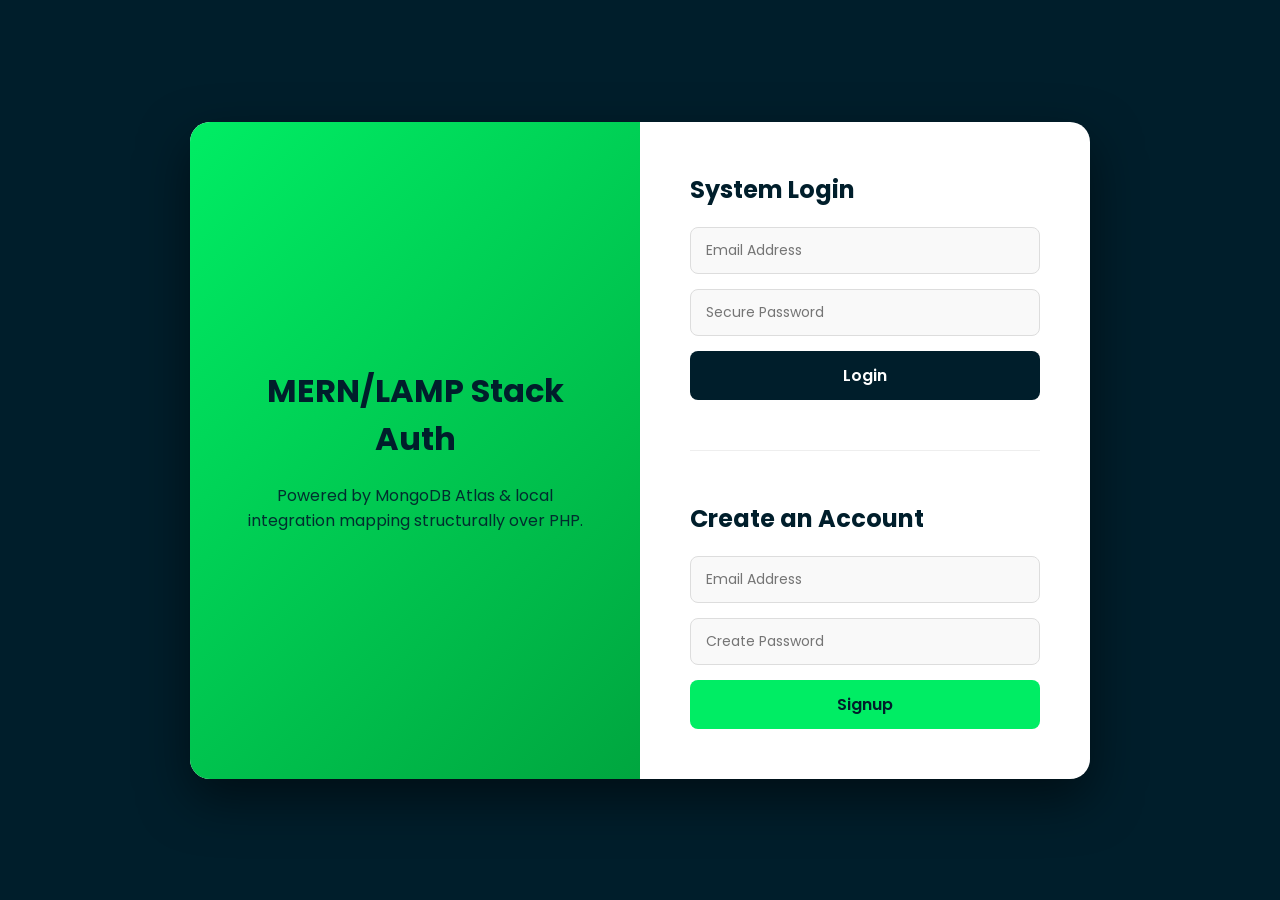
<file: i_mongoDB/index.html>
<!DOCTYPE html>
<html lang="en">
<head>
  <meta charset="UTF-8">
  <meta name="viewport" content="width=device-width, initial-scale=1.0">
  <title>MongoDB | SSMS Auth</title>
  <link href="https://fonts.googleapis.com/css2?family=Poppins:wght@400;500;600;700&display=swap" rel="stylesheet">
  <style>
    :root {
      --mongo-green: #00ED64;
      --mongo-dark: #001E2B;
      --bg: #F4F7F6;
      --card-bg: #FFFFFF;
      --text: #333333;
    }
    * { margin: 0; padding: 0; box-sizing: border-box; font-family: 'Poppins', sans-serif; }
    body { background-color: var(--mongo-dark); min-height: 100vh; display: flex; align-items: center; justify-content: center; color: var(--text); }
    .wrapper { display: flex; width: 900px; background: var(--card-bg); border-radius: 20px; overflow: hidden; box-shadow: 0 20px 50px rgba(0,0,0,0.5); }
    .display-panel { flex: 1; background: linear-gradient(135deg, #00ED64, #00A63F); padding: 50px; display: flex; flex-direction: column; justify-content: center; color: white; text-align: center; }
    .display-panel h2 { font-size: 32px; margin-bottom: 20px; font-weight: 700; color: #001E2B; }
    .display-panel p { font-size: 16px; opacity: 0.9; color: #001E2B; }
    .forms-panel { flex: 1; padding: 50px; display: flex; flex-direction: column; gap: 40px; }
    .form-box h3 { font-size: 24px; color: var(--mongo-dark); margin-bottom: 20px; }
    .form-group { margin-bottom: 15px; }
    .form-group input { width: 100%; padding: 12px 15px; border: 1px solid #ddd; border-radius: 8px; font-size: 14px; transition: 0.3s; background: #f9f9f9; }
    .form-group input:focus { border-color: var(--mongo-green); outline: none; background: #fff; box-shadow: 0 0 0 3px rgba(0,237,100,0.2); }
    .btn { width: 100%; padding: 12px; background: var(--mongo-dark); color: white; border: none; border-radius: 8px; font-size: 16px; font-weight: 600; cursor: pointer; transition: 0.3s; }
    .btn:hover { background: #000; transform: translateY(-2px); }
    .divider { height: 1px; background: #eee; margin: 10px 0; }
  </style>
</head>
<body>
  <div class="wrapper">
    <div class="display-panel">
      <h2>MERN/LAMP Stack Auth</h2>
      <p>Powered by MongoDB Atlas & local integration mapping structurally over PHP.</p>
    </div>
    <div class="forms-panel">
      <!-- Login -->
      <div class="form-box">
        <h3>System Login</h3>
        <form action="login.php" method="POST">
          <div class="form-group"><input type="email" name="email" placeholder="Email Address" required></div>
          <div class="form-group"><input type="password" name="password" placeholder="Secure Password" required></div>
          <button type="submit" class="btn">Login</button>
        </form>
      </div>
      <div class="divider"></div>
      <!-- Signup -->
      <div class="form-box">
        <h3>Create an Account</h3>
        <form action="signup.php" method="POST">
          <div class="form-group"><input type="email" name="email" placeholder="Email Address" required></div>
          <div class="form-group"><input type="password" name="password" placeholder="Create Password" required></div>
          <button type="submit" class="btn" style="background:var(--mongo-green); color:var(--mongo-dark);">Signup</button>
        </form>
      </div>
    </div>
  </div>
</body>
</html>
</file>
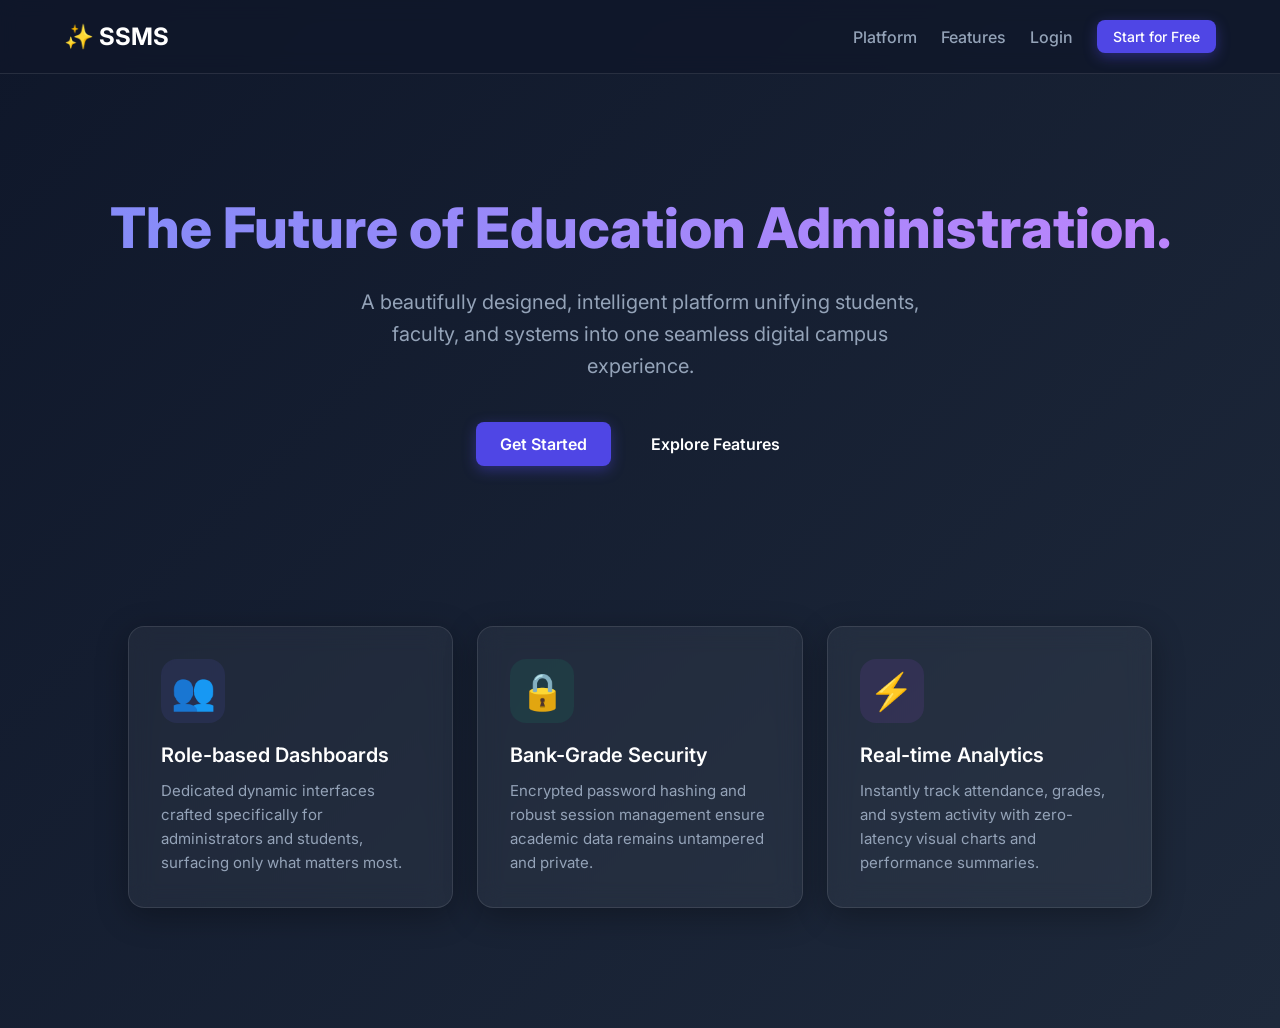
<file: php_SSMS/index.html>
<!DOCTYPE html>
<html lang="en">
<head>
  <meta charset="UTF-8" />
  <title>Smart Student Management System</title>
  <meta name="viewport" content="width=device-width, initial-scale=1.0" />
  <link rel="stylesheet" href="style.css" />
  <style>
    .hero { text-align: center; padding: 120px 20px; }
    .hero h1 { font-size: 56px; font-weight: 800; margin-bottom: 24px; background: linear-gradient(to right, #818CF8, #C084FC); -webkit-background-clip: text; -webkit-text-fill-color: transparent; }
    .hero p { font-size: 20px; color: var(--text-muted); max-width: 600px; margin: 0 auto 40px auto; line-height: 1.6; }
    .hero-btns { display: flex; gap: 16px; justify-content: center; }
    
    .btn-outline { border: 2px solid var(--border); background: transparent; color: #fff; padding: 12px 24px; border-radius: 8px; font-weight: 600; cursor: pointer; transition: 0.3s; display: inline-block; text-decoration: none; }
    .btn-outline:hover { background: rgba(255,255,255,0.05); }

    .features-grid { display: grid; grid-template-columns: repeat(3, 1fr); gap: 24px; padding: 40px 10%; margin-bottom: 80px; }
    .feature-card { padding: 32px; text-align: left; }
    .feature-icon { font-size: 36px; margin-bottom: 20px; background: rgba(99, 102, 241, 0.1); width: 64px; height: 64px; display: flex; align-items: center; justify-content: center; border-radius: 16px; }
    .feature-card h3 { font-size: 20px; margin-bottom: 12px; color: #fff; text-shadow: none; font-weight: 600; }
    .feature-card p { color: var(--text-muted); line-height: 1.6; font-size: 15px; }
    
    /* Responsive */
    @media (max-width: 768px) {
      .features-grid { grid-template-columns: 1fr; }
      .hero h1 { font-size: 40px; }
    }
  </style>
</head>
<body>

  <!-- NAVBAR -->
  <header class="navbar">
    <div class="logo">✨ SSMS</div>
    <div class="nav-links">
      <a href="index.html">Platform</a>
      <a href="#features">Features</a>
      <a href="login.php">Login</a>
      <a href="register.php" class="btn btn-primary" style="color:#fff; padding: 8px 16px; font-size: 14px;">Start for Free</a>
    </div>
  </header>

  <!-- HERO -->
  <section class="hero animate-slide-up">
    <h1>The Future of Education Administration.</h1>
    <p>A beautifully designed, intelligent platform unifying students, faculty, and systems into one seamless digital campus experience.</p>
    <div class="hero-btns">
      <a href="register.php" class="btn btn-primary">Get Started</a>
      <a href="#features" class="btn-outline">Explore Features</a>
    </div>
  </section>

  <!-- FEATURES -->
  <section id="features" class="features-grid">
    <div class="feature-card glass-panel animate-slide-up" style="animation-delay:0.1s">
      <div class="feature-icon" style="color:#818CF8;">👥</div>
      <h3>Role-based Dashboards</h3>
      <p>Dedicated dynamic interfaces crafted specifically for administrators and students, surfacing only what matters most.</p>
    </div>
    <div class="feature-card glass-panel animate-slide-up" style="animation-delay:0.2s">
      <div class="feature-icon" style="color:#34D399; background:rgba(16,185,129,0.1);">🔒</div>
      <h3>Bank-Grade Security</h3>
      <p>Encrypted password hashing and robust session management ensure academic data remains untampered and private.</p>
    </div>
    <div class="feature-card glass-panel animate-slide-up" style="animation-delay:0.3s">
      <div class="feature-icon" style="color:#C084FC; background:rgba(168,85,247,0.1);">⚡</div>
      <h3>Real-time Analytics</h3>
      <p>Instantly track attendance, grades, and system activity with zero-latency visual charts and performance summaries.</p>
    </div>
  </section>

</body>
</html>
</file>
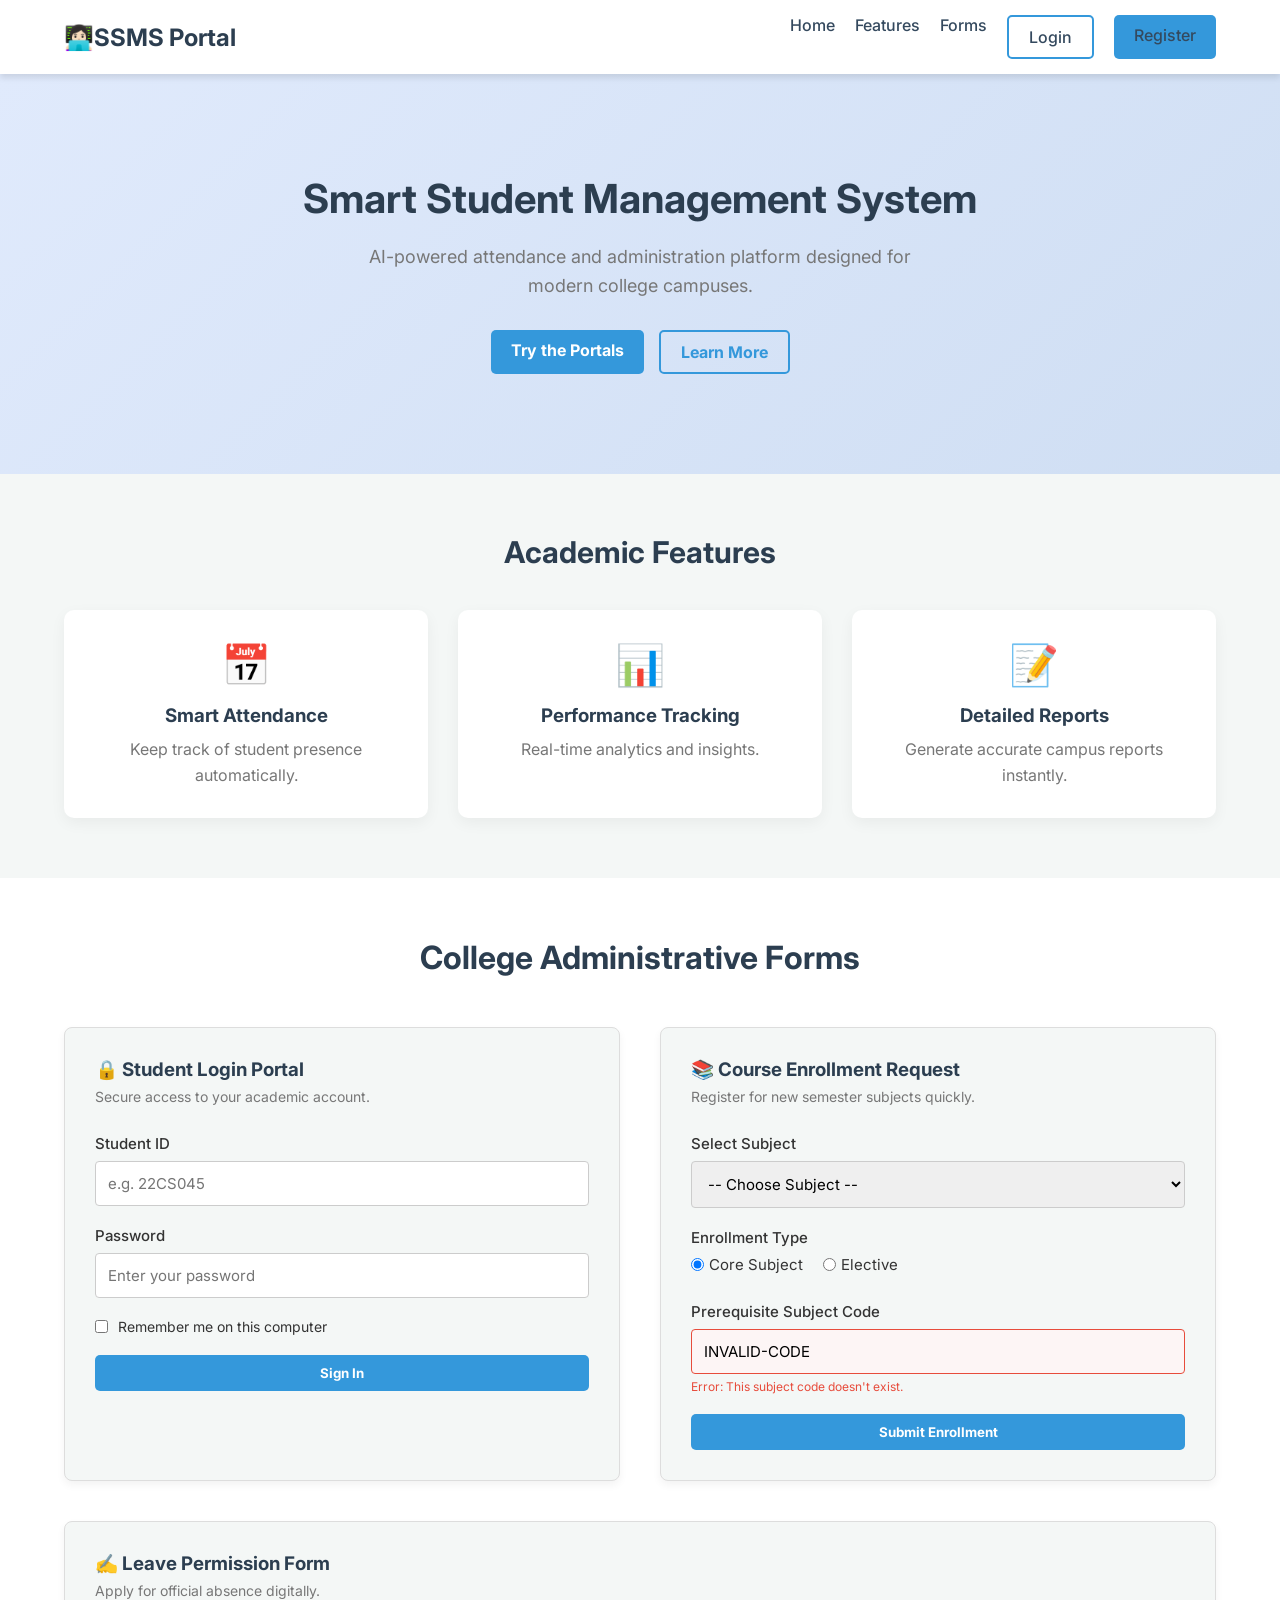
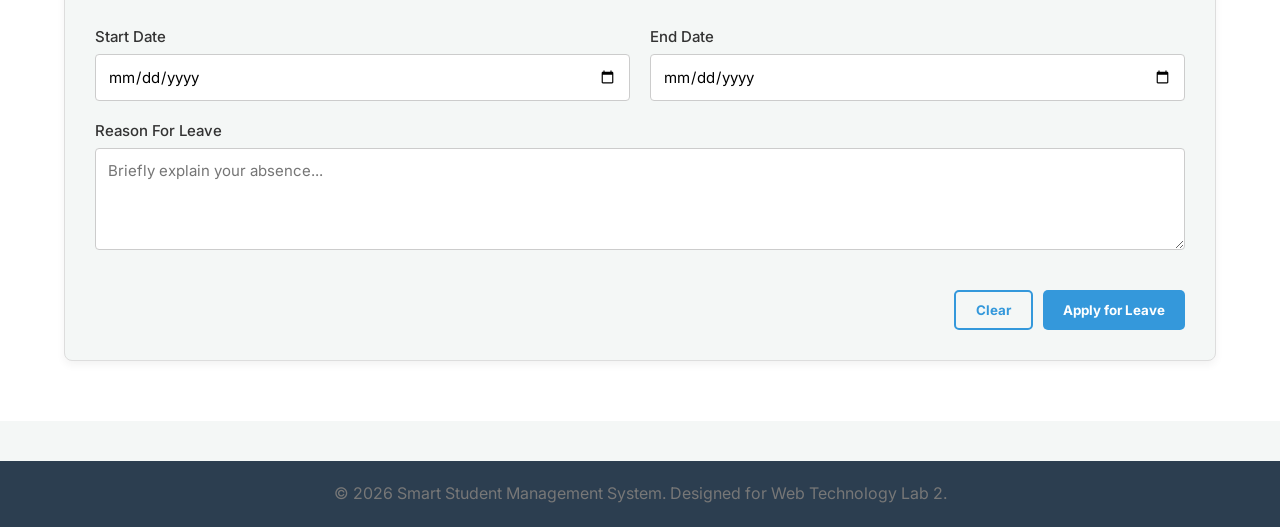
<file: Task02_SSMS_CSS/index.html>
<!DOCTYPE html>
<html lang="en">
<head>
  <meta charset="UTF-8">
  <title>Smart Student Management System - SSMS</title>
  <meta name="viewport" content="width=device-width, initial-scale=1.0">
  <meta name="author" content="vivek">
  <!-- Google Fonts for professional typography -->
  <link href="https://fonts.googleapis.com/css2?family=Inter:wght@400;500;700&display=swap" rel="stylesheet">
  <!-- External CSS -->
  <link rel="stylesheet" href="style.css">
</head>
<body>

  <!-- Navigation Bar (Flexbox) -->
  <header class="navbar">
    <div class="logo">👩🏻‍💻SSMS Portal</div>
    <nav class="nav-links">
      <a href="#home">Home</a>
      <a href="#features">Features</a>
      <a href="#forms">Forms</a>
      <a href="login.html" class="btn btn-secondary">Login</a>
      <a href="register.html" class="btn btn-primary">Register</a>
    </nav>
  </header>

  <!-- Hero Banner -->
  <section class="hero" id="home">
    <h1>Smart Student Management System</h1>
    <p>AI-powered attendance and administration platform designed for modern college campuses.</p>
    <div class="hero-buttons">
      <a href="#forms" class="btn btn-primary">Try the Portals</a>
      <a href="#features" class="btn btn-secondary">Learn More</a>
    </div>
  </section>

  <!-- Core Features -->
  <section class="features-container" id="features">
    <h2>Academic Features</h2>
    <div class="grid-cards">
      <div class="card">
        <div class="card-icon">📅</div>
        <h3>Smart Attendance</h3>
        <p>Keep track of student presence automatically.</p>
      </div>
      <div class="card">
        <div class="card-icon">📊</div>
        <h3>Performance Tracking</h3>
        <p>Real-time analytics and insights.</p>
      </div>
      <div class="card">
        <div class="card-icon">📝</div>
        <h3>Detailed Reports</h3>
        <p>Generate accurate campus reports instantly.</p>
      </div>
    </div>
  </section>

  <!-- Real-Time Forms Design (Lab 2 Mandatory) -->
  <section class="forms-section" id="forms">
    <h2>College Administrative Forms</h2>
    
    <div class="form-grid-layout">
      
      <!-- Form 1: Student Login -->
      <div class="form-box">
        <h3>🔒 Student Login Portal</h3>
        <p class="form-desc">Secure access to your academic account.</p>
        <form>
          <div class="form-group">
            <label for="student_id">Student ID</label>
            <input type="text" id="student_id" placeholder="e.g. 22CS045" required>
          </div>
          <div class="form-group">
            <label for="password">Password</label>
            <input type="password" id="password" placeholder="Enter your password" required>
          </div>
          <div class="checkbox-group">
            <input type="checkbox" id="remember">
            <label for="remember">Remember me on this computer</label>
          </div>
          <button type="submit" class="btn btn-primary" style="width: 100%;">Sign In</button>
        </form>
      </div>

      <!-- Form 2: Course Enrollment Form -->
      <div class="form-box">
        <h3>📚 Course Enrollment Request</h3>
        <p class="form-desc">Register for new semester subjects quickly.</p>
        <form>
          <div class="form-group">
            <label for="course_name">Select Subject</label>
            <select id="course_name" required>
              <option value="">-- Choose Subject --</option>
              <option value="css">Advanced CSS</option>
              <option value="js">Web Technologies</option>
              <option value="db">Database Management</option>
            </select>
          </div>
          <div class="form-group">
            <label>Enrollment Type</label>
            <div class="radio-group">
              <label><input type="radio" name="enroll_type" value="core" checked> Core Subject</label>
              <label><input type="radio" name="enroll_type" value="elective"> Elective</label>
            </div>
          </div>
          <!-- Error State Demonstration (UI only) -->
          <div class="form-group">
            <label for="prerequisite">Prerequisite Subject Code</label>
            <input type="text" id="prerequisite" class="input-error" value="INVALID-CODE">
            <span class="error-message">Error: This subject code doesn't exist.</span>
          </div>
          <button type="submit" class="btn btn-primary" style="width: 100%;">Submit Enrollment</button>
        </form>
      </div>

      <!-- Form 3: Leave Request (Full width via Grid) -->
      <div class="form-box" style="grid-column: 1 / -1;">
        <h3>✍️ Leave Permission Form</h3>
        <p class="form-desc">Apply for official absence digitally.</p>
        <form style="display: grid; grid-template-columns: 1fr 1fr; gap: 20px;">
          <div class="form-group" style="margin-bottom: 0;">
            <label for="start_date">Start Date</label>
            <input type="date" id="start_date" required>
          </div>
          <div class="form-group" style="margin-bottom: 0;">
            <label for="end_date">End Date</label>
            <input type="date" id="end_date" required>
          </div>
          <div class="form-group" style="grid-column: 1 / -1;">
            <label for="reason">Reason For Leave</label>
            <textarea id="reason" rows="4" placeholder="Briefly explain your absence..." required></textarea>
          </div>
          <div style="grid-column: 1 / -1; display: flex; justify-content: flex-end; gap: 10px;">
            <button type="reset" class="btn btn-secondary">Clear</button>
            <button type="submit" class="btn btn-primary">Apply for Leave</button>
          </div>
        </form>
      </div>

    </div>
  </section>

  <!-- Footer -->
  <footer>
    <p>&copy; 2026 Smart Student Management System. Designed for Web Technology Lab 2.</p>
  </footer>

</body>
</html>
</file>
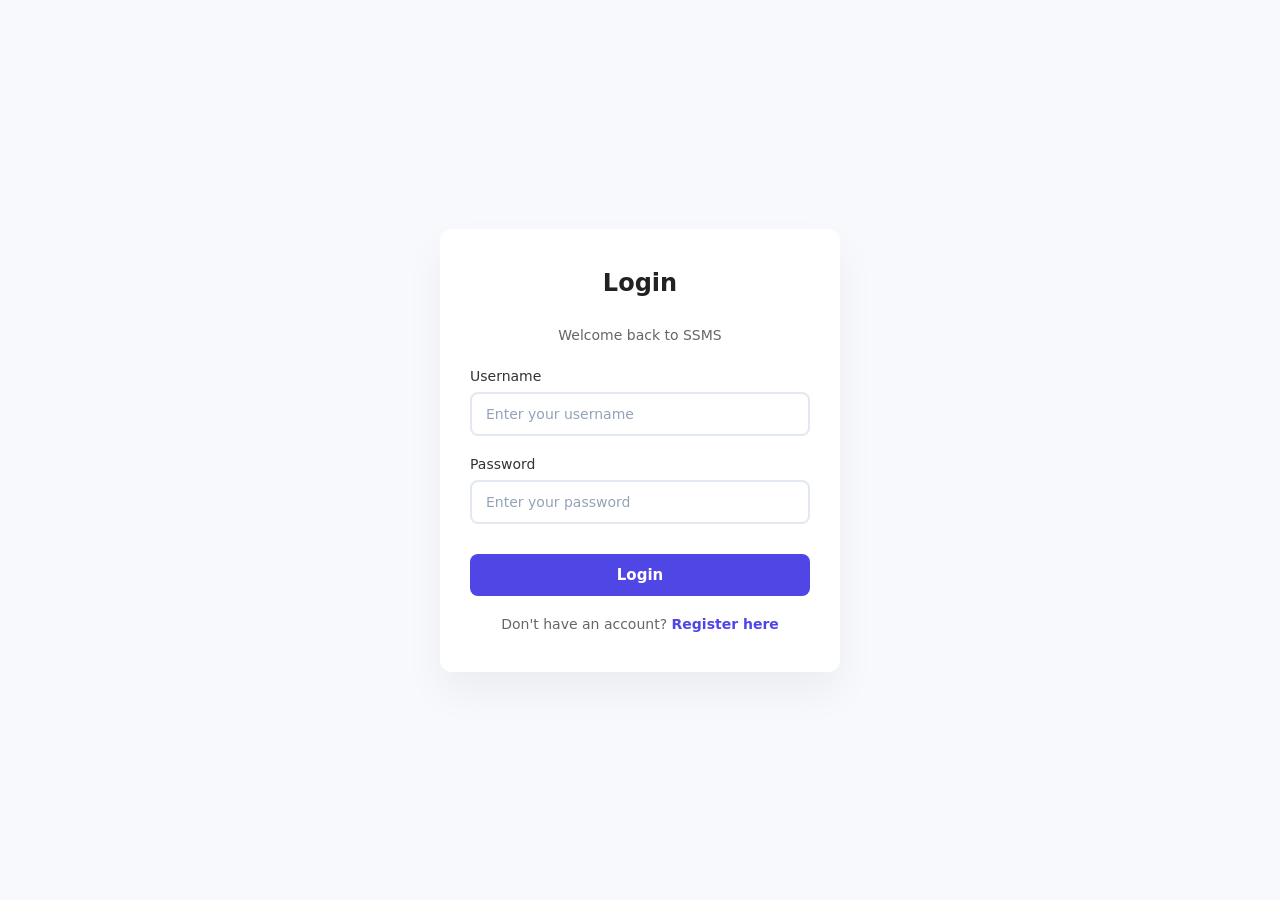
<file: Lab2/login.html>
<!DOCTYPE html>
<html lang="en">
<head>
  <meta charset="UTF-8">
  <meta name="viewport" content="width=device-width, initial-scale=1.0">
  <title>Login & Register - SSMS</title>

  <style>
    * {
      margin: 0;
      padding: 0;
      box-sizing: border-box;
      font-family: "Segoe UI", system-ui, sans-serif;
    }

    body {
      background: #f8f9fc;
      display: flex;
      justify-content: center;
      align-items: center;
      min-height: 100vh;
      padding: 20px;
    }

    .container {
      width: 100%;
      max-width: 400px;
    }

    .form-box {
      background: white;
      padding: 40px 30px;
      border-radius: 12px;
      box-shadow: 0 20px 40px rgba(0, 0, 0, 0.05);
    }

    .form-title {
      text-align: center;
      margin-bottom: 30px;
      font-size: 24px;
      font-weight: 700;
      color: #222;
    }

    .form-group {
      margin-bottom: 20px;
    }

    .form-group label {
      display: block;
      margin-bottom: 8px;
      color: #333;
      font-weight: 500;
      font-size: 14px;
    }

    .form-group input {
      width: 100%;
      padding: 12px 14px;
      border: 2px solid #e2e8f0;
      border-radius: 8px;
      font-size: 14px;
      outline: none;
      transition: border-color 0.3s ease;
    }

    .form-group input:focus {
      border-color: #4f46e5;
    }

    .form-group input::placeholder {
      color: #94a3b8;
    }

    .btn {
      width: 100%;
      padding: 12px;
      border: none;
      border-radius: 8px;
      font-size: 15px;
      font-weight: 600;
      cursor: pointer;
      transition: all 0.3s ease;
    }

    .btn-primary {
      background: #4f46e5;
      color: white;
      margin-top: 10px;
    }

    .btn-primary:hover {
      background: #4338ca;
      transform: translateY(-2px);
      box-shadow: 0 10px 20px rgba(79, 70, 229, 0.2);
    }

    .toggle-link {
      text-align: center;
      margin-top: 20px;
      color: #666;
      font-size: 14px;
    }

    .toggle-link a {
      color: #4f46e5;
      text-decoration: none;
      font-weight: 600;
    }

    .toggle-link a:hover {
      text-decoration: underline;
    }

    .form-header {
      margin-bottom: 25px;
    }

    .form-header p {
      text-align: center;
      color: #666;
      font-size: 14px;
      margin-top: 8px;
    }
  </style>
</head>

<body>
  <div class="container">
    <!-- LOGIN FORM -->
    <div class="form-box">
      <div class="form-header">
        <h2 class="form-title">Login</h2>
        <p>Welcome back to SSMS</p>
      </div>

      <form method="POST" action="login.php">
        <div class="form-group">
          <label for="loginUsername">Username</label>
          <input type="text" id="loginUsername" name="username" placeholder="Enter your username" required>
        </div>

        <div class="form-group">
          <label for="loginPassword">Password</label>
          <input type="password" id="loginPassword" name="password" placeholder="Enter your password" required>
        </div>

        <button type="submit" class="btn btn-primary">Login</button>
      </form>

      <div class="toggle-link">
        Don't have an account? <a href="register.php">Register here</a>
      </div>
    </div>
  </div>
</body>
</html>
</file>
<file: php_SSMS/style.css>
@import url('https://fonts.googleapis.com/css2?family=Inter:wght@300;400;500;600;700&display=swap');

:root {
  --primary: #4F46E5;
  --primary-hover: #4338ca;
  --bg-gradient-start: #0F172A;
  --bg-gradient-end: #1E293B;
  --text-main: #F8FAFC;
  --text-muted: #94A3B8;
  --glass-bg: rgba(255, 255, 255, 0.05);
  --glass-border: rgba(255, 255, 255, 0.1);
  --glass-shadow: 0 8px 32px 0 rgba(0, 0, 0, 0.3);
  --success: #10B981;
  --error: #EF4444;
}

* { margin: 0; padding: 0; box-sizing: border-box; font-family: 'Inter', sans-serif; }

body { background: linear-gradient(135deg, var(--bg-gradient-start), var(--bg-gradient-end)); min-height: 100vh; color: var(--text-main); }
a { text-decoration: none; color: var(--primary); transition: 0.3s; }
a:hover { color: var(--primary-hover); }

/* Glass Container */
.glass-panel {
  background: var(--glass-bg);
  backdrop-filter: blur(12px);
  -webkit-backdrop-filter: blur(12px);
  border: 1px solid var(--glass-border);
  border-radius: 16px;
  box-shadow: var(--glass-shadow);
}

/* Navbar */
.navbar { display: flex; justify-content: space-between; align-items: center; padding: 20px 5%; background: rgba(15, 23, 42, 0.8); backdrop-filter: blur(10px); position: sticky; top: 0; z-index: 100; border-bottom: 1px solid var(--glass-border); }
.logo { font-size: 24px; font-weight: 700; color: #fff; display: flex; align-items: center; gap: 8px; }
.nav-links { display: flex; gap: 24px; align-items: center; }
.nav-links a { color: var(--text-muted); font-weight: 500; }
.nav-links a:hover { color: #fff; }

/* Buttons */
.btn {
  padding: 12px 24px; border-radius: 8px; font-weight: 600; cursor: pointer; transition: all 0.3s ease; border: none; outline: none; display: inline-block;
}
.btn-primary { background: var(--primary); color: #fff; box-shadow: 0 4px 14px rgba(79, 70, 229, 0.4); }
.btn-primary:hover { background: var(--primary-hover); transform: translateY(-2px); box-shadow: 0 6px 20px rgba(79, 70, 229, 0.6); }

/* Auth Layout */
.auth-wrapper { min-height: calc(100vh - 80px); display: flex; justify-content: center; align-items: center; padding: 20px; }
.auth-box { padding: 40px; width: 100%; max-width: 450px; text-align: center; }
.auth-box h2 { font-size: 28px; font-weight: 700; margin-bottom: 8px; }
.auth-box p { color: var(--text-muted); margin-bottom: 30px; }

/* Form Elements */
.form-group { text-align: left; margin-bottom: 20px; }
.form-group label { display: block; font-size: 14px; font-weight: 500; color: var(--text-muted); margin-bottom: 8px; }
.form-control { width: 100%; padding: 12px 16px; background: rgba(255, 255, 255, 0.03); border: 1px solid var(--glass-border); border-radius: 8px; color: #fff; font-size: 15px; transition: 0.3s; }
.form-control:focus { outline: none; border-color: var(--primary); background: rgba(255, 255, 255, 0.08); box-shadow: 0 0 0 3px rgba(79, 70, 229, 0.2); }
select.form-control { appearance: none; cursor: pointer; }
select.form-control option { background: var(--bg-gradient-end); color: #fff; }

/* Messages */
.alert { padding: 12px 16px; border-radius: 8px; font-size: 14px; margin-bottom: 20px; font-weight: 500; display:flex; align-items:center; gap:8px; }
.alert-error { background: rgba(239, 68, 68, 0.1); color: #FCA5A5; border: 1px solid rgba(239, 68, 68, 0.2); }
.alert-success { background: rgba(16, 185, 129, 0.1); color: #6EE7B7; border: 1px solid rgba(16, 185, 129, 0.2); }

/* Animations */
@keyframes slideUp { from { opacity: 0; transform: translateY(20px); } to { opacity: 1; transform: translateY(0); } }
.animate-slide-up { animation: slideUp 0.5s ease forwards; }
</file>
<file: Task02_SSMS_CSS/style.css>
/* Student Management System - Advanced CSS - Lab Task 2 */

/* --- 1. Core Styling & Theme Consistency --- */
:root {
  --main-blue: #2c3e50;
  --light-blue: #34495e;
  --accent-blue: #3498db;
  --bg-color: #f4f7f6;
  --white: #ffffff;
  --text-dark: #333333;
  --text-light: #777777;
  --error-color: #e74c3c;
  --success-color: #2ecc71;
}

/* --- 2. CSS Box Model --- */
* {
  margin: 0;
  padding: 0;
  box-sizing: border-box; /* Layout stability */
  font-family: 'Inter', sans-serif; /* Google Fonts for professional typography */
}

body {
  background-color: var(--bg-color);
  color: var(--text-dark);
}

h1, h2, h3 {
  color: var(--main-blue);
}

p {
  color: var(--text-light);
  line-height: 1.6;
}

/* --- 3. Navigation & Positioning Techniques --- */
.navbar {
  position: sticky; /* Sticky Header */
  top: 0;
  background-color: var(--white);
  padding: 15px 5%;
  display: flex; /* Flexbox for Layout Systems */
  justify-content: space-between;
  align-items: center;
  box-shadow: 0 4px 6px rgba(0, 0, 0, 0.1);
  z-index: 1000;
}

.logo {
  font-size: 24px;
  font-weight: bold;
  color: var(--main-blue);
}

.nav-links {
  display: flex;
  gap: 20px;
}

.nav-links a {
  text-decoration: none;
  color: var(--light-blue);
  font-weight: 500;
  transition: 0.3s ease;
}

.nav-links a:hover {
  color: var(--accent-blue);
}

/* --- 4. Effects (Hover, Transitions, Shadows) --- */
.btn {
  padding: 10px 20px;
  border-radius: 5px;
  text-decoration: none;
  font-weight: bold;
  border: none;
  cursor: pointer;
  transition: all 0.3s ease;
}

.btn-primary {
  background-color: var(--accent-blue);
  color: var(--white);
}

.btn-primary:hover {
  background-color: #2980b9;
  transform: translateY(-2px);
  box-shadow: 0 5px 15px rgba(52, 152, 219, 0.4);
}

.btn-secondary {
  background-color: transparent;
  border: 2px solid var(--accent-blue);
  color: var(--accent-blue);
}

.btn-secondary:hover {
  background-color: var(--accent-blue);
  color: var(--white);
}

/* --- 5. Page Layouts (Hero Section) --- */
.hero {
  display: flex;
  justify-content: center;
  align-items: center;
  text-align: center;
  flex-direction: column;
  padding: 80px 20px;
  background: linear-gradient(135deg, #e0eafc, #cfdef3); /* Gradients */
  min-height: 400px;
}

.hero h1 {
  font-size: 40px;
  margin-bottom: 20px;
}

.hero p {
  font-size: 18px;
  max-width: 600px;
  margin-bottom: 30px;
}

.hero-buttons {
  display: flex;
  gap: 15px;
}

/* Core Features section */
.features-container {
  padding: 60px 5%;
  text-align: center;
}

.features-container h2 {
  font-size: 30px;
  margin-bottom: 40px;
}

/* CSS Grid implementation */
.grid-cards {
  display: grid;
  grid-template-columns: repeat(3, 1fr);
  gap: 30px;
}

.card {
  background-color: var(--white);
  padding: 30px;
  border-radius: 10px;
  box-shadow: 0 5px 15px rgba(0, 0, 0, 0.05); /* Box shadows */
  transition: transform 0.3s, box-shadow 0.3s;
}

.card:hover { /* Hover effects on cards */
  transform: translateY(-10px);
  box-shadow: 0 15px 30px rgba(0, 0, 0, 0.1);
}

.card-icon {
  font-size: 40px;
  margin-bottom: 15px;
}

.card h3 {
  margin-bottom: 10px;
}

/* --- 6. Real-Time Forms Styling (Mandatory) --- */
.forms-section {
  padding: 60px 5%;
  background-color: var(--white);
}

.forms-section > h2 {
  text-align: center;
  font-size: 32px;
  margin-bottom: 50px;
}

/* Grid Layout for Forms */
.form-grid-layout {
  display: grid;
  grid-template-columns: 1fr 1fr;
  gap: 40px;
}

.form-box {
  background-color: var(--bg-color);
  padding: 30px;
  border-radius: 8px;
  border: 1px solid #ddd;
  box-shadow: 0 4px 8px rgba(0,0,0,0.05);
}

.form-box h3 {
  color: var(--main-blue);
  margin-bottom: 5px;
}

.form-box p.form-desc {
  font-size: 14px;
  margin-bottom: 25px;
}

.form-group {
  margin-bottom: 20px;
  display: flex;
  flex-direction: column;
}

.form-group label {
  font-weight: 500;
  margin-bottom: 8px;
  font-size: 15px;
}

/* Input Styles */
.form-group input[type="text"],
.form-group input[type="password"],
.form-group input[type="date"],
.form-group select,
.form-group textarea {
  width: 100%;
  padding: 12px;
  border: 1px solid #ccc;
  border-radius: 4px;
  font-size: 15px;
  transition: border-color 0.3s ease;
}

/* Visual Focus and Hover States */
.form-group input:hover,
.form-group select:hover,
.form-group textarea:hover {
  border-color: #999;
}

.form-group input:focus,
.form-group select:focus,
.form-group textarea:focus {
  border-color: var(--accent-blue);
  outline: none;
  box-shadow: 0 0 5px rgba(52, 152, 219, 0.4); /* Glow effect on focus */
}

/* Checkboxes and Radios */
.radio-group {
  display: flex;
  gap: 20px;
  align-items: center;
}

.radio-group label {
  font-weight: normal;
  display: flex;
  align-items: center;
  gap: 5px;
  cursor: pointer;
}

.checkbox-group {
  display: flex;
  align-items: center;
  gap: 10px;
  margin-bottom: 20px;
}

.checkbox-group label {
  font-size: 14px;
  cursor: pointer;
}

/* Error warning states (UI only) */
.input-error {
  border-color: var(--error-color) !important;
  background-color: #fdf5f5;
}

.error-message {
  color: var(--error-color);
  font-size: 12px;
  margin-top: 5px;
}

/* --- 7. Footer --- */
footer {
  background-color: var(--main-blue);
  color: var(--white);
  text-align: center;
  padding: 20px 0;
  margin-top: 40px;
}

/* --- 8. Responsive Design (Mandatory Media Queries) --- */

/* Tablet Layout */
@media (max-width: 900px) {
  .grid-cards {
    grid-template-columns: repeat(2, 1fr);
  }
  
  .form-grid-layout {
    grid-template-columns: 1fr;
  }
}

/* Mobile Layout */
@media (max-width: 600px) {
  .navbar {
    flex-direction: column;
    gap: 15px;
  }
  
  .grid-cards {
    grid-template-columns: 1fr;
  }
  
  .hero h1 {
    font-size: 28px;
  }
  
  .hero-buttons {
    flex-direction: column;
  }
  
  .form-box {
    padding: 20px;
  }
}
</file>
